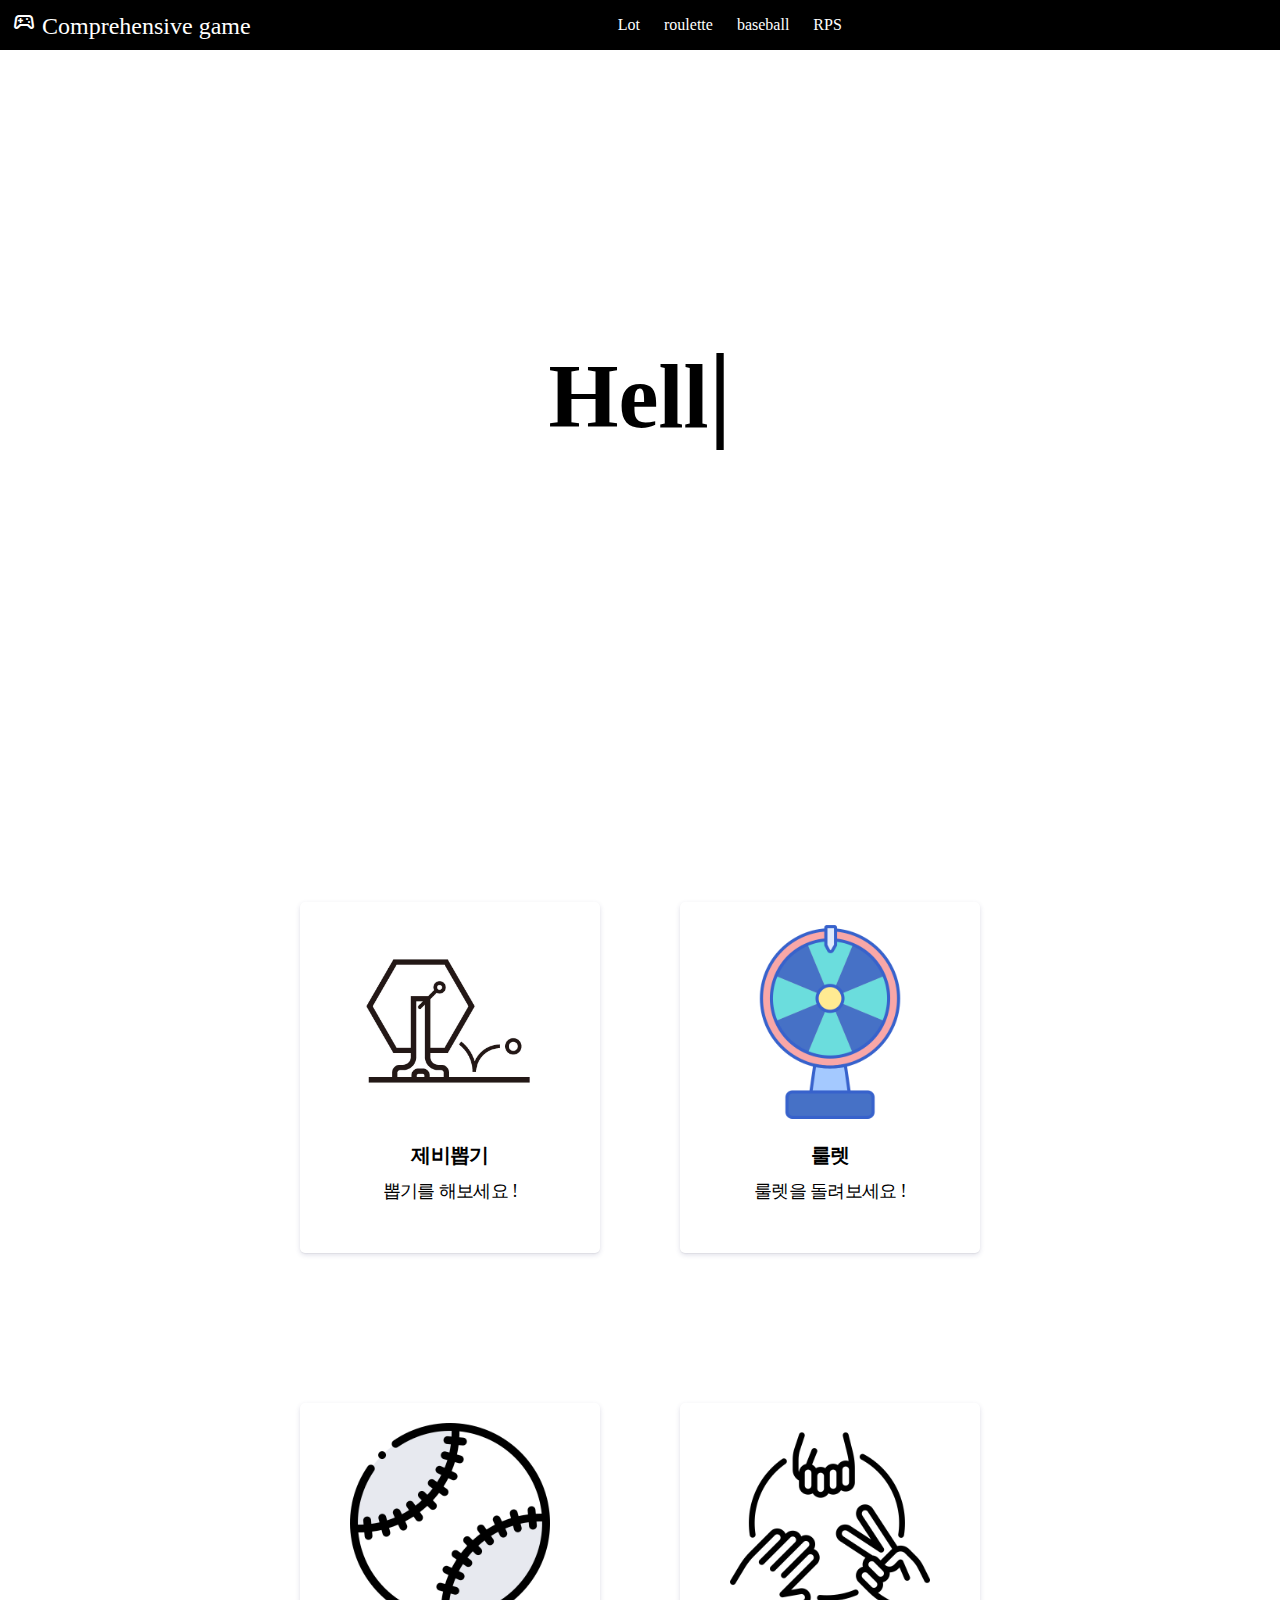
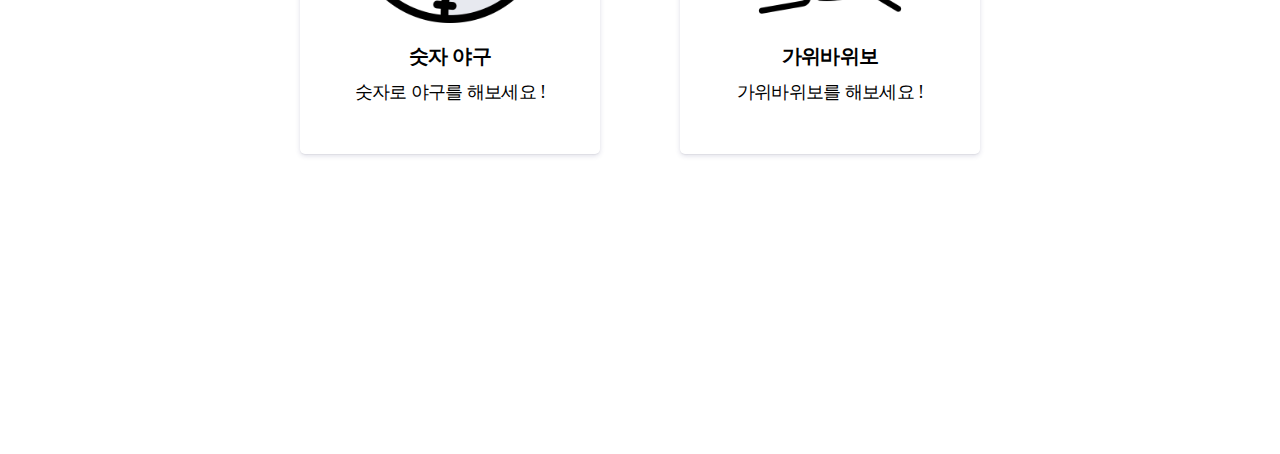
<file: index.html>
<!DOCTYPE html>
<html lang="ko">
<head>
    <meta charset="UTF-8">
    <meta name="viewport" content="width=device-width, initial-scale=1.0">
    <title>Main</title>
    <link rel="stylesheet" href="https://fonts.googleapis.com/css2?family=Material+Symbols+Outlined:opsz,wght,FILL,GRAD@20..48,100..700,0..1,-50..200" />
    <link rel="stylesheet" href="style.css">
    <script src="main.js"  defer></script>
</head>
 <body>
    <nav class="navbar">
        <div class="navbar__logo">
            <span class="material-symbols-outlined">
                sports_esports
                </span>
            <a href="index.html">Comprehensive game</a>
        </div>
        <ul class="navbar__menu">
            <li><a href="lot_button.html">Lot</a></li>
            <li><a href="roulette.html">roulette</a></li>
            <li><a href="baseball.html">baseball</a></li>
            <li><a href="rps.html">RPS</a></li>
        </ul>
        <div class="navbar__icons">
            <span style="color:black">&#8242;</span>
            <span style="color:black">&#8242;</span>
        </div>
        <a href="#" class="navbar__toggleBtn">
              &#9776;
        </a>
    </nav>
<header class="intro">
    <h1 class="intro__title" lang="en" aria-label="게임 월드에 오신 걸 환영합니다."></h1>
    <div class="intro__button" aria-hidden="true"></div>
</header>
<main id="game" aria-label="게임 목록">
    
    <article class="game__wrapper" id="find-different-color" aria-hidden="true">
        <a class="game__overlay" href="lot_button.html"></a>
        <figure class="game__image"></figure>
        <h1 class="game__title" lang="en">
            제비뽑기
        </h1>
        <p class="game__desc" lang="en">
            뽑기를 해보세요 !<br/>
        </p>
    </article>
    <article class="game__wrapper" id="rock-paper-scissors">
        <a class="game__overlay" href="roulette.html" aria-label="가위바위보 게임: 컴퓨터와 가위바위보 대결을 해보세요."></a>
        <figure class="game__image"></figure>
        <h1 class="game__title">
            룰렛
        </h1>
        <p class="game__desc">
            룰렛을 돌려보세요 !<br>
        </p>
    </article>
    <article class="game__wrapper" id="card-matching" aria-hidden="true">
        <a class="game__overlay" href="baseball.html"></a>
        <figure class="game__image"></figure>
        <h1 class="game__title" lang="en">
            숫자 야구
        </h1>
        <p class="game__desc" lang="en">
            숫자로 야구를 해보세요 !<br/>
        </p>
    </article>
    <article class="game__wrapper" id="memory-test" aria-hidden="true">
        <a class="game__overlay" href="rps.html"></a>
        <figure class="game__image"></figure>
        <h1 class="game__title" lang="en">
            가위바위보
        </h1>
        <p class="game__desc" lang="en">
            가위바위보를 해보세요 !
        </p>
    </article>

    <article class="game__wrapper" id="bulls-and-cows" aria-hidden="true" style="display: none;">
        <a class="game__overlay" href="./game-bac.html"></a>
        <figure class="game__image"></figure>
        <h1 class="game__title" lang="en">
        </h1>
        <p class="game__desc" lang="en">
        </p>
    </article>
    
</main>
</body>
</html>
</file>
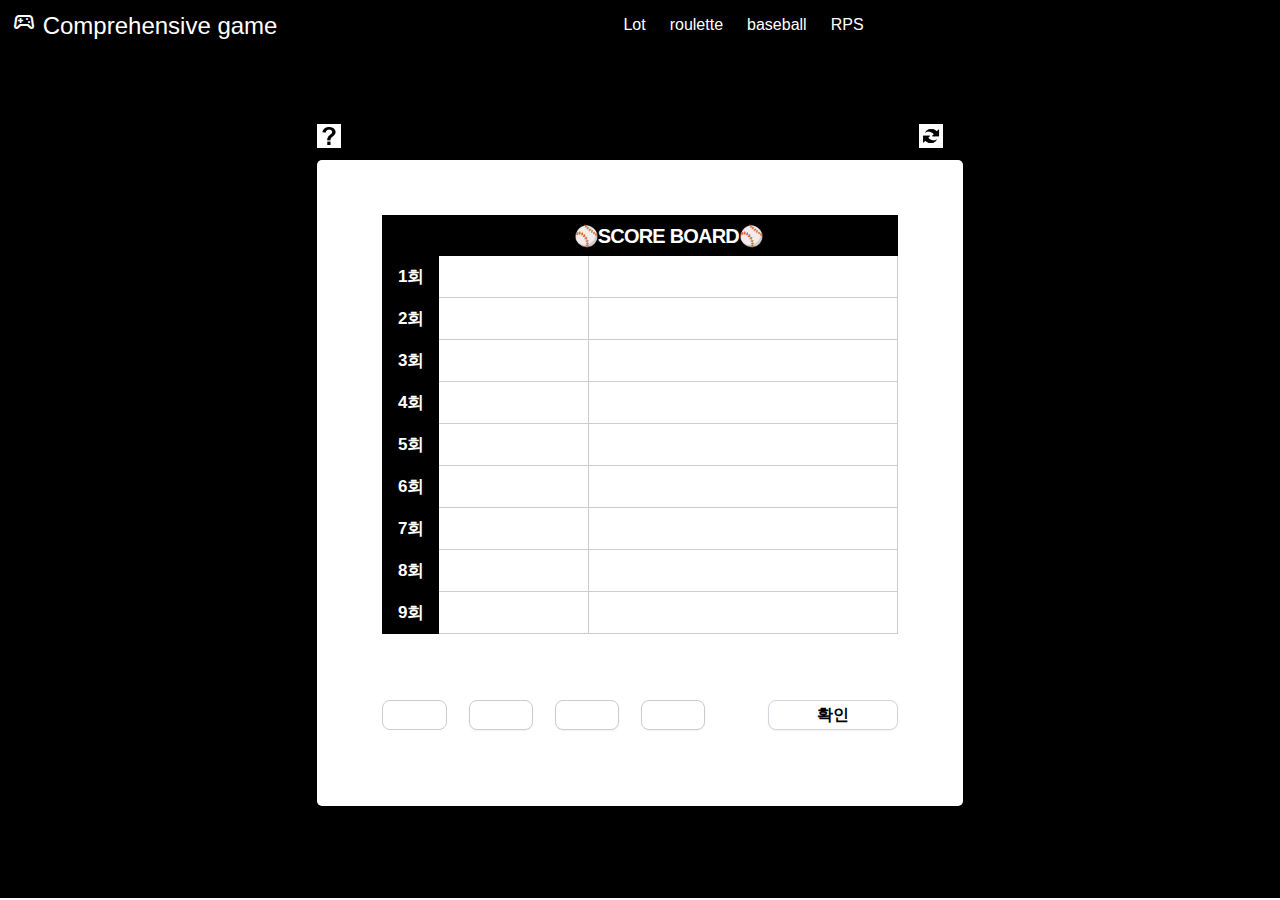
<file: baseball.html>
<!DOCTYPE html>
<html lang="ko">
<head>
    <meta charset="UTF-8">
    <meta name="viewport" content="width=device-width, initial-scale=1.0">
    <title>숫자 야구</title>
    <link rel="stylesheet" href="https://fonts.googleapis.com/css2?family=Material+Symbols+Outlined:opsz,wght,FILL,GRAD@20..48,100..700,0..1,-50..200" />
    <link rel="stylesheet" href="game-bas.css">
    <link rel="stylesheet" href="style.css">
    <script src="main.js" defer></script>
    <script src="game-bac.js" defer></script>
</head>
<body>
    <nav class="navbar">
        <div class="navbar__logo">
            <span class="material-symbols-outlined">
                sports_esports
                </span>
            <a href="index.html">Comprehensive game</a>
        </div>
        <ul class="navbar__menu">
            <li><a href="lot_button.html">Lot</a></li>
            <li><a href="roulette.html">roulette</a></li>
            <li><a href="baseball.html">baseball</a></li>
            <li><a href="rps.html">RPS</a></li>
        </ul>
        <div class="navbar__icons">
            <span style="color:black">&#8242;</span>
            <span style="color:black">&#8242;</span>
        </div>
        <a href="#" class="navbar__toggleBtn">
              &#9776;
        </a>
    </nav>
    <div id="container" class="no-drag">
        <div class="board">
            <header class="menu">
                <nav class="menu__nav">
                    <div class="menu__nav-info">
                        <div class="menu__nav-info--button" id="info-button">
                            <span class="sr-only">게임 규칙</span>
                        </div>
                    </div>
                    
                    <div class="menu__nav-home">
                        <a href="./index.html#bulls-and-cows" class="menu__nav-home--button" id="home-button">
                            <span class="sr-only">메인 페이지로 이동</span>
                        </a>
                    </div>
                    <div class="menu__nav-restart">
                        <div class="menu__nav-restart--button" id="restart-button">
                            <span class="sr-only">게임 재시작</span>
                        </div>
                    </div>
                </nav>
            </header>
            <main class="game">
                <div class="ground">
                    <div class="ground__record">
                        <table class="ground__record--table">
                            <thead>
                                <tr>
                                    <th scope="col">
                                        <span class="sr-only">회차</span>
                                    </th>
                                    <th scope="col" colspan="2">SCORE BOARD</th>
                                </tr>
                            </thead>
                            <tbody id="record-list">
                                <tr>
                                    <th scope="row">1회</th>
                                    <td></td>
                                    <td></td>
                                </tr>
                                <tr>
                                    <th scope="row">2회</th>
                                    <td></td>
                                    <td></td>
                                </tr>
                                <tr>
                                    <th scope="row">3회</th>
                                    <td></td>
                                    <td></td>
                                </tr>
                                <tr>
                                    <th scope="row">4회</th>
                                    <td></td>
                                    <td></td>
                                </tr>
                                <tr>
                                    <th scope="row">5회</th>
                                    <td></td>
                                    <td></td>
                                </tr>
                                <tr>
                                    <th scope="row">6회</th>
                                    <td></td>
                                    <td></td>
                                </tr>
                                <tr>
                                    <th scope="row">7회</th>
                                    <td></td>
                                    <td></td>
                                </tr>
                                <tr>
                                    <th scope="row">8회</th>
                                    <td></td>
                                    <td></td>
                                </tr>
                                <tr>
                                    <th scope="row">9회</th>
                                    <td></td>
                                    <td></td>
                                </tr>
                            </tbody>
                        </table>
                    </div>
                    <div class="ground__bat">
                        <form action="#" method="get" id="bat-form" name="bat-form" class="ground__bat--form" autocomplete="off">
                            <div class="form__input-wrapper">
                                <input type="text" id="num1" name="num1" class="form__input" maxlength="1" inputmode="numeric" autofocus />
                                <input type="text" id="num2" name="num2" class="form__input" maxlength="1" inputmode="numeric" />
                                <input type="text" id="num3" name="num3" class="form__input" maxlength="1" inputmode="numeric" />
                                <input type="text" id="num4" name="num4" class="form__input" maxlength="1" inputmode="numeric" />
                            </div>
                            <button type="button" class="white-button form__button" id="bat-form-button" onclick="checkInput();">
                                확인
                            </button>
                        </form>
                    </div>
                </div>
            </main>
        </div>

        <div class="modal modal-layer info-modal" id="info-modal">
            <div class="modal__content">
                <div class="modal__content-title">
                    <h1 class="color-blue">숫자 야구 규칙</h1>
                </div>

                <div class="modal__content-desc">
                    <h2 class="modal__content-desc--main">감춰진 4자리 숫자를 맞춰보세요!</h2>
                    <ul class="modal__content-desc--list">
                        <li class="test">
                            감춰진 4자리 숫자를 9회 안에 모두 맞춰야 성공!
                        <li>
                            숫자는 0~9까지의 범위로 되어 있으며, 첫 번째 숫자가 0일 수도 있습니다.
                        </li>
                        <li>
                            각 숫자는 한 번씩만 사용할 수 있습니다.
                        </li>
                        <li>
                            숫자와 위치가 맞으면 스트라이크, 숫자만 맞으면 볼
                        </li>
                        <li>
                            숫자가 하나도 맞지 않으면 아웃
                        </li>
                        <li>
                            게임 재시작을 원할 때는 상단 재시작 버튼을 눌러주세요.
                        </li>
                    </ul>
                </div>
        
                <button class="white-button modal__content-close-button" id="info-modal-close-button" type="button">
                    닫기
                </button>
            </div>
        </div>

        <div class="modal modal-layer alert-modal" id="alert-modal">
            <div class="modal__content">
                <div class="modal__content-title" id="alert-modal-title">
                </div>
        
                <button class="white-button modal__content-close-button" id="alert-modal-close-button" type="button">
                    닫기
                </button>
            </div>
        </div>

        <div class="game-result"></div>
    </div>

    
</body>
</html>
</file>
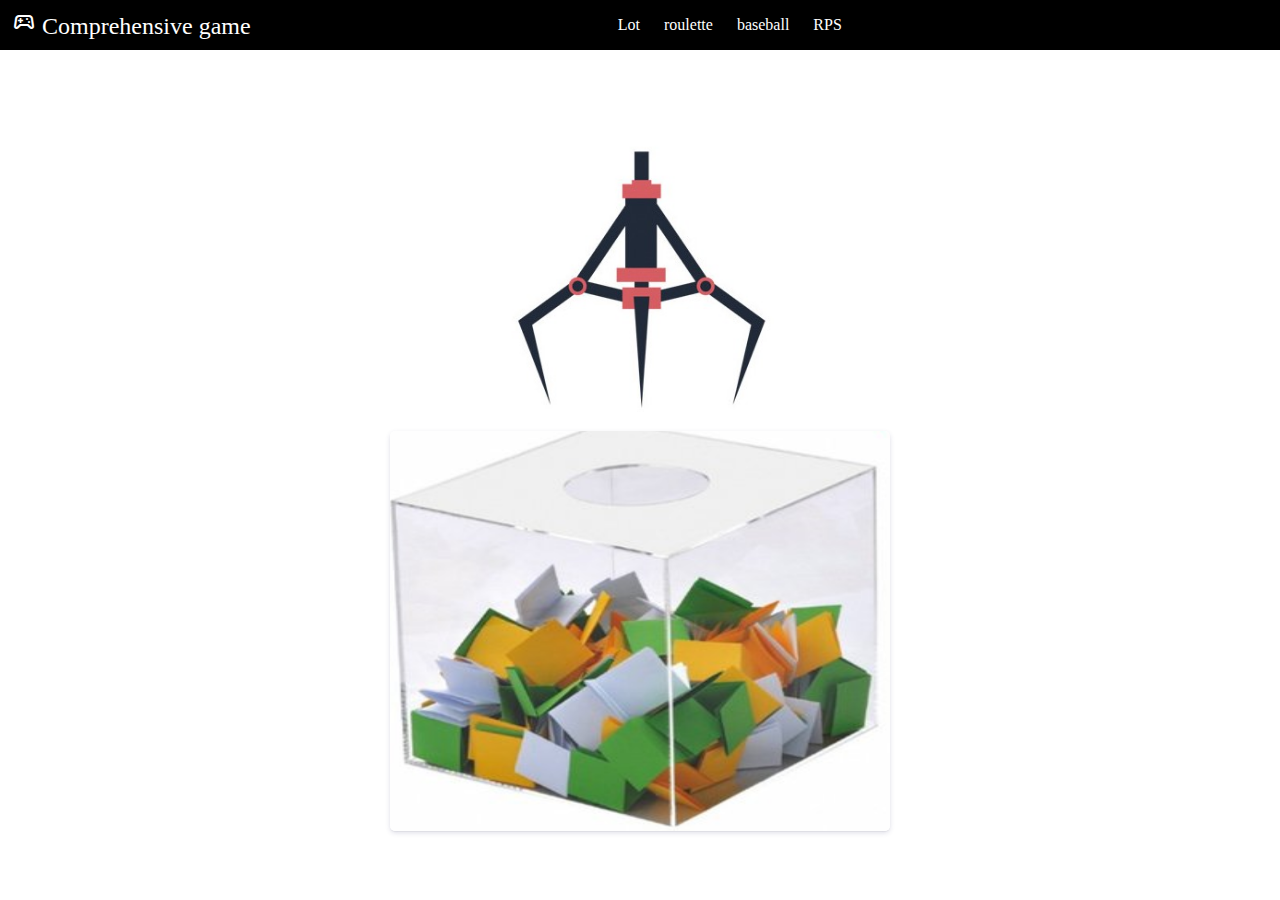
<file: lot.html>
<!DOCTYPE html>
<html lang="ko">
<head>
    <meta charset="UTF-8">
    <meta name="viewport" content="width=device-width, initial-scale=1.0">
    <title>Lot</title>
    <link rel="stylesheet" href="style.css">
    <link rel="stylesheet" href="https://fonts.googleapis.com/css2?family=Material+Symbols+Outlined:opsz,wght,FILL,GRAD@20..48,100..700,0..1,-50..200" />
    <script src="main.js"  defer></script>
  
</head>
<body style="background-color: white; color: black;">

    <nav class="navbar">
        <div class="navbar__logo">
            <span class="material-symbols-outlined">
                sports_esports
                </span>
            <a href="index.html">Comprehensive game</a>
        </div>
        <ul class="navbar__menu">
            <li><a href="lot_button.html">Lot</a></li>
            <li><a href="roulette.html">roulette</a></li>
            <li><a href="baseball.html">baseball</a></li>
            <li><a href="rps.html">RPS</a></li>
        </ul>
        <div class="navbar__icons">
            <span style="color:black">&#8242;</span>
            <span style="color:black">&#8242;</span>
        </div>
        <a href="#" class="navbar__toggleBtn">
              &#9776;
        </a>
    </nav>
<div class="lot">
    <div>
         <div>
        <img class="icon" src="hand.jpg"/>
    </div>  
        <p id="list"></p> 
        <button id = "btn" class="box_btn game__wrapper" style="max-width: 500px;">
        </button>
    </div>
    <p id= "para"></p>
</div>
<script>
       var oo = prompt("인원선택(최대 5명)")
       const names = [];

       
       if(oo == "2"){
       var one = prompt("첫 번째 후보의 이름을 입력해주세요");
       var two = prompt("두 번째 후보의 이름을 입력해주세요");
       names.push(one);
       names.push(two);
       }
       
       
       else if(oo == "3"){
       var one = prompt("첫 번째 후보의 이름을 입력해주세요");
       var two = prompt("두 번째 후보의 이름을 입력해주세요");
       var three = prompt("세 번째 후보의 이름을 입력해주세요");
       names.push(one);
       names.push(two);
       names.push(three);
       }

       else if(oo == "4"){
       var one = prompt("첫 번째 후보의 이름을 입력해주세요");
       var two = prompt("두 번째 후보의 이름을 입력해주세요");
       var three = prompt("세 번째 후보의 이름을 입력해주세요");
       var four = prompt("네 번째 후보의 이름을 입력해주세요");
       names.push(one);
       names.push(two);
       names.push(three);
       names.push(four);
       }

       else if(oo == "5"){
       var one = prompt("첫 번째 후보의 이름을 입력해주세요");
       var two = prompt("두 번째 후보의 이름을 입력해주세요");
       var three = prompt("세 번째 후보의 이름을 입력해주세요");
       var four = prompt("네 번째 후보의 이름을 입력해주세요");
       var five = prompt("다섯 번째 후보의 이름을 입력해주세요");
       names.push(one);
       names.push(two);
       names.push(three);
       names.push(four);
       names.push(five);
       }

       else{
           alert("1~5명까지 입력해주세요")
       }

   const para = document.getElementById('para');
   const list = document.querySelector("#list");
  
  //랜덤 숫자 출력 함수
   function random(min,max){
       const num = Math.floor(Math.random()*(max - min))+min;
       return num;
   }
   
   //names list에서 랜덤으로 이름 선택하는 함수
   function chooseName(array){
       const choice = array[random(0,array.length)];
       return choice;
   }
  
   // 버튼 클릭시 결과 출력
   const btn = document.querySelector("#btn");
   btn.addEventListener('click',resultChoice); 
   function resultChoice(){         
       para.textContent = '당첨자는 ' + chooseName(names) + '입니다.';
   }
</script>
</body>
</html>
</file>
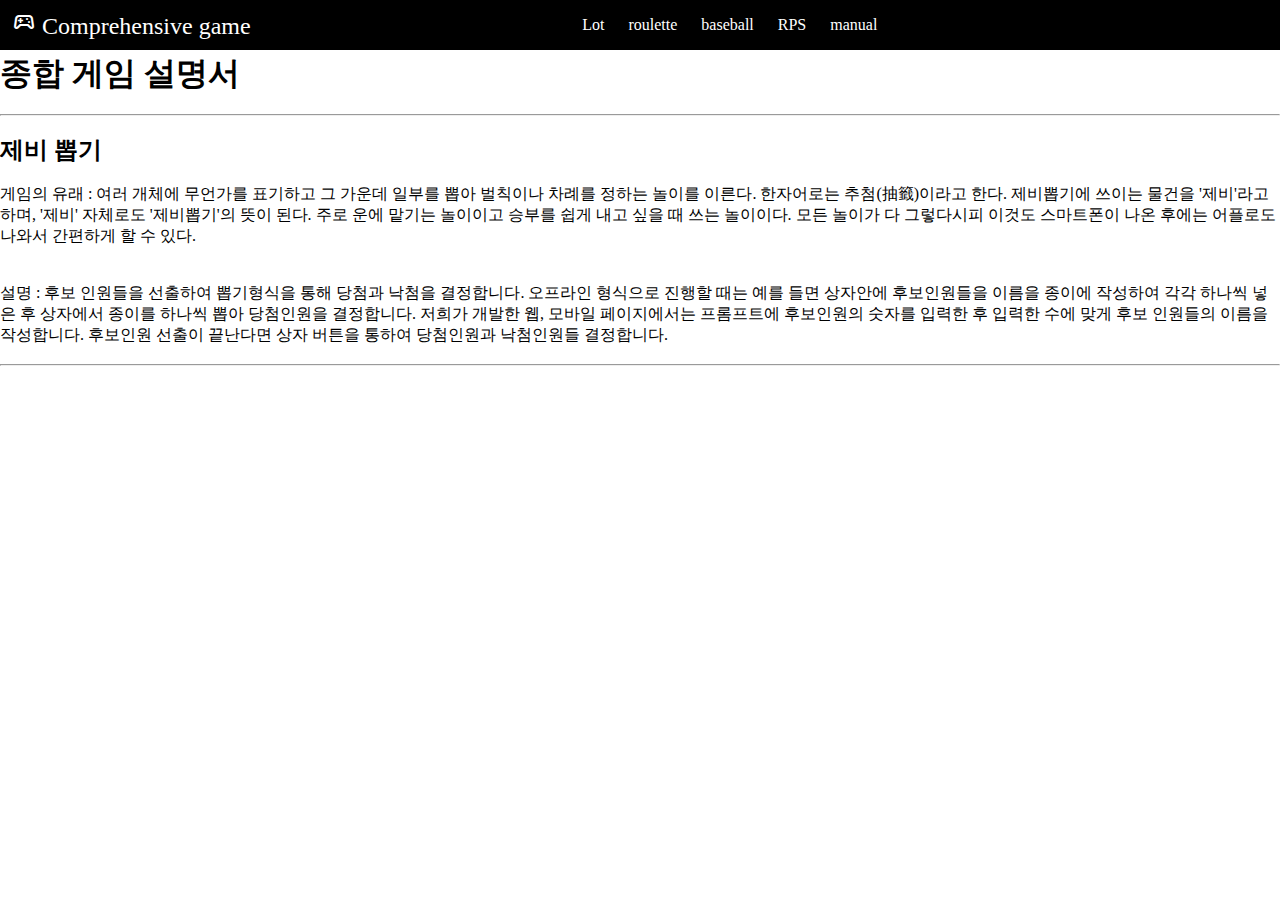
<file: manual.html>
<!DOCTYPE html>
<html lang="ko">
<head>
    <meta charset="UTF-8">
    <meta name="viewport" content="width=device-width, initial-scale=1.0">
    <title>Main</title>
    <link rel="stylesheet" href="https://fonts.googleapis.com/css2?family=Material+Symbols+Outlined:opsz,wght,FILL,GRAD@20..48,100..700,0..1,-50..200" />
    <link rel="stylesheet" href="style.css">
    <script src="main.js"  defer></script>
</head>
 <body style="margin-top: 20px;">
    <nav class="navbar">
        <div class="navbar__logo">
            <span class="material-symbols-outlined">
                sports_esports
                </span>
            <a href="index.html">Comprehensive game</a>
        </div>
        <ul class="navbar__menu">
            <li><a href="lot_button.html">Lot</a></li>
            <li><a href="roulette.html">roulette</a></li>
            <li><a href="baseball.html">baseball</a></li>
            <li><a href="rps.html">RPS</a></li>
            <li><a href="manual.html">manual</a></li>
        </ul>
        <div class="navbar__icons">
            <span style="color:black">&#8242;</span>
            <span style="color:black">&#8242;</span>
        </div>
        <a href="#" class="navbar__toggleBtn">
              &#9776;
        </a>
    </nav>

    <h1>종합 게임 설명서</h1> 
    <br><hr><br>
<p><h2>제비 뽑기</h2><br></p>

<p>게임의 유래 : 여러 개체에 무언가를 표기하고 그 가운데 일부를 뽑아 벌칙이나 차례를 정하는 놀이를 이른다. 한자어로는 추첨(抽籤)이라고 한다. 제비뽑기에 쓰이는 물건을 '제비'라고 하며, '제비' 자체로도 '제비뽑기'의 뜻이 된다. 주로 운에 맡기는 놀이이고 승부를 쉽게 내고 싶을 때 쓰는 놀이이다. 모든 놀이가 다 그렇다시피 이것도 스마트폰이 나온 후에는 어플로도 나와서 간편하게 할 수 있다.</p><br><br>

<p>설명 : 후보 인원들을 선출하여 뽑기형식을 통해 당첨과 낙첨을 결정합니다. 오프라인 형식으로 진행할 때는 예를 들면 상자안에 후보인원들을 이름을 종이에 작성하여 각각 하나씩 넣은 후 상자에서 종이를 하나씩 뽑아 당첨인원을 결정합니다. 저희가 개발한 웹, 모바일 페이지에서는 프롬프트에 후보인원의 숫자를 입력한 후 입력한 수에 맞게 후보 인원들의 이름을 작성합니다. 후보인원 선출이 끝난다면 상자 버튼을 통하여 당첨인원과 낙첨인원들 결정합니다. </p><br><hr>
</body>
</html>
</file>
<file: style.css>
html,
body {
  margin: auto;
  box-sizing: border-box;
  padding-top: 1rem;
}

#home {
  width: 80%;
  margin: 0 auto;
}
#home > img {
  width: 100%;
}

.navbar {
  display: flex;
  justify-content: space-between;
  align-items: center;
  background-color:black;
  padding: 8px 12px;
  position: fixed;
  top: 0;
  left: 0;
  right: 0;
  z-index: 10000;
}
a {
  text-decoration: none;
  color: white;
}

.navbar__logo {
  font-size: 24px;
  color: white;
}
.navbar__logo > span {
  color: white
}
.navbar__menu {
  display: flex;
  list-style: none;
  padding-left: 0px;
}
.navbar__menu li {
  padding: 8px 12px;
}
.navbar__menu li:hover {
  background-color: #d49466;
  border-radius: 7px;
}
.navbar__icons span {
  padding: 8px 12px;
  color: white;
}
.navbar__toggleBtn {
  position: absolute;
  right: 32px;
  font-size: 24px;
  color: #d49466;
  display: none;
}
.white-button {
  background-color: #FFFFFF;
  border: 1px solid rgb(209,213,219);
  border-radius: .5rem;
  box-sizing: border-box;
  font-size: 16px;
  font-weight: 600;
  line-height: 1.25rem;
  text-align: center;
  text-decoration: none #D1D5DB solid;
  text-decoration-thickness: auto;
  box-shadow: 0 1px 2px 0 rgba(0, 0, 0, 0.05);
  cursor: pointer;
  user-select: none;
  -webkit-user-select: none;
  touch-action: manipulation;
}

.white-button:hover {
  background-color: rgb(249,250,251);
}

.white-button:focus {
  outline: 2px solid transparent;
  outline-offset: 2px;
}

.white-button:focus-visible {
  box-shadow: none;
}

.sr-only {
  position: absolute;
  z-index: -100;
  width: 1px; /* width나 height 중에 하나라도 0으로 주면 display: none 처럼 스크린 리더가 읽어주지 않아서 1px로 설정 */
  height: 1px;
  overflow: hidden; /* 1x1을 벗어난 영역 자르기 */
  opacity: 0; /* 투명도를 0으로 */
}

.no-drag {
  -ms-user-select: none;
  -moz-user-select: -moz-none;
  -webkit-user-select: none;
  -khtml-user-select: none;
  user-select:none;
}

.color-red {
  color: #F38181;
}

.color-blue {
  color: #47B5FF;
}

.color-green {
  color: #76BA99;
}

.bgChange {
  animation: bgChangeEffect 400ms 2 alternate;
}

.blink {
  animation: blinkingEffect 200ms 5 alternate;
}

.vibration {
  animation: vibrationEffect 100ms infinite;
}

.zoom {
  animation: zoomEffect 500ms 2 alternate;
}

@keyframes zoomEffect {
  to {
      font-size: 18px;
      font-weight: 700;
  }
}

@keyframes bgChangeEffect {
  from {
      background-color: #FFF;
  }

  to {
      background-color: #DEA5A4;
  }
}

@keyframes blinkingEffect {
  from {
      opacity: 0;
  }

  to {
      opacity: 1;
  }
}

@keyframes movingEffect {
  from {
      top: 50%;
  }

  to {
      top: 45%;
  }
}

@keyframes vibrationEffect {
  from {
      left: 0;
  }
  
  to {
      left: 2px;
  }
}


@media (max-width: 768px) {

  .icon{
    height: 90px;
    animation: motion 1s /* 속도 */
               linear 0s   /* 처음부터 끝까지 일정 속도로 진행 */
               infinite alternate; /* 무한 반복 */
  }
  @keyframes motion {
    from{
      transform: translatey(0px);
    }
    to{
      transform: translatey(-100px);
    }
  }

  .game__wrapper {
    position: relative;
    bottom: 0;
    margin-bottom: 100px;
    padding: 20px;
    width: 100%;
    max-width: 500px;
    height: 100%;
    min-height: 100px;
    text-align: center;
    border-radius: 5px;
    background-color: #ffff;
    box-shadow: rgba(50, 50, 105, 0.15) 0px 2px 5px 0px, rgba(0, 0, 0, 0.05) 0px 1px 1px 0px;
    transition: bottom 250ms ease-in,
                box-shadow 250ms ease-in;
  }

  .box_btn{
    background-size: 200px 150px;
    z-index: 2;
    background-image: url(box.PNG); /* 16px x 16px */
    background-color: transparent; /* make the button transparent */
    background-repeat: no-repeat;  /* make the background image appear only once */
    background-position: center center;  /* equivalent to 'top left' */
    border: none;           /* assuming we don't want any borders */
    cursor: pointer;        /* make the cursor like hovering over an <a> element */
  
    width: 200px;
    height: 150px;           /* make this the size of your image */
    padding-left: 16px;     /* make text start to the right of the image */
    vertical-align: middle; /* align the text vertically centered */
  }

  .lot{
    margin-top: 20px; 
    text-align: center;
     font-size: 10px;
  }
  .lot_button{
    margin-top: 20px; 
    text-align: left;
     font-size: 10px;
     width: 100%;
  }
 *{
  margin: 0;
  font-size: 20px;
 }
 
  .navbar {
    flex-direction: column;
    align-items: flex-start;
    padding: 8px 24px;
  }
  .navbar__menu {
    flex-direction: column;
    align-items: center;
    width: 100%;
    display: none;
  }
  .navbar__menu li {
    width: 100%;
    text-align: center;
  }
  .navbar__icons {
    justify-content: center;
    width: 100%;
    text-align: center;
    display: none;
  }
  .navbar__toggleBtn {
    display: block;
  }
  .navbar__menu.active,
  .navbar__icons.active {
    display: block;
  }
  .container {
    width: 100vw;
    margin: 0;
  }
}

.intro {
  position: relative;
  display: flex;
  flex-flow: column;
  justify-content: center;
  align-items: center;
  width: 100;
  height: 80vh;
  background-color: white;
}

.intro__title {
  font-size: 60px;
  line-height: 1.166666666666667;
  color: black;
  text-align: center;
}

.intro__title:after {
  content: '|';
  display: inline-block;
  font-size: 70px;
  animation: moveCursor 500ms infinite;
}

@keyframes moveCursor {
  from {
      opacity: 1;
  }
  
  to {
      opacity: 0;
  }
}


.intro__button {
  position: absolute;
  left: 50%;
  bottom: 8%;
  transform: translate(-50%, 8%);
  width: 37px;
  height: 37px;
  opacity: 0;
  background-image: url('a.jpg');
  background-repeat: no-repeat;
  background-position: center center;
  background-size: contain;
  transition: opacity 500ms ease-in;
}

.intro__button:hover {
  cursor: pointer;
}

#game {
  display: flex;
  flex-direction: column;
  justify-content: center;
  align-items: center;
  padding: 100px 20px;
  width: 100%;
  height: auto;
  letter-spacing: -0.04em;
  background-color: #ffff;
}


.game__wrapper:hover {
  bottom: 5px;
  box-shadow: rgba(0, 0, 0, 0.15) 0px 5px 15px 0px;
}

.game__wrapper:last-child {
  margin-bottom: 0;
}

.game__overlay {
  position: absolute;
  width: 100%;
  height: 100%;
  top: 0;
  left: 0;
  z-index: 2;
}

.game__image {
    width: 100%;
    height: auto;
    margin-bottom: 20px;
    border-radius: 3px;
}

.game__image:after {
    display: block;
    content: '';
    margin: 0 auto;
    width: 200px;
    height: 200px;
    border-radius: 5px;
    background-repeat: no-repeat;
    background-position: center center;
    background-size: cover;
    transition: background-image 250ms ease-in;
}


#rock-paper-scissors .game__image:after {
  background-image: url('roulette.png');
}

#find-different-color .game__image:after {
  background-image: url('lot.jpg');
}

#card-matching .game__image:after {
  background-image: url('ball.png');
}

#memory-test .game__image:after {
  background-image: url('rps.png');
}

#bulls-and-cows .game__image:after {
  background-image: url('./../img/index/bulls-and-cows.png');
}


.game__title {
  font-size: 19px;
  margin: 10px;
}
div {
    display: block;
}
.game__desc {
  font-size: 17px;
}

.show {
  visibility: visible;
  opacity: 1;
}


/* Desktop */
@media screen and (min-width: 1024px) {

  .icon{
    height: 200px;
    font-size: 5em;
    animation: motion 1s /* 속도 */
               linear 0s   /* 처음부터 끝까지 일정 속도로 진행 */
               infinite alternate; /* 무한 반복 */
  }
  @keyframes motion {
    from{
      transform: translatey(0px);
    }
    to{
      transform: translatey(-100px);
    }
  }

  .game__wrapper {
    position: relative;
    bottom: 0;
    margin-bottom: 100px;
    padding: 20px;
    width: 90%;
    max-width: 500px;
    height: 100%;
    min-height: 320px;
    text-align: center;
    border-radius: 5px;
    background-color: #ffff;
    box-shadow: rgba(50, 50, 105, 0.15) 0px 2px 5px 0px, rgba(0, 0, 0, 0.05) 0px 1px 1px 0px;
    transition: bottom 250ms ease-in,
                box-shadow 250ms ease-in;
  }

.icon{
  height: 280px;
  font-size: 5em;
  animation: motion 1s /* 속도 */
             linear 0s   /* 처음부터 끝까지 일정 속도로 진행 */
             infinite alternate; /* 무한 반복 */
}
@keyframes motion {
  from{
    transform: translatey(0px);
  }
  to{
    transform: translatey(-100px);
  }
}


  .box_btn{
    background-size: 500px 400px;
    z-index: 2;
    background-image: url(box.PNG); /* 16px x 16px */
    background-color: transparent; /* make the button transparent */
    background-repeat: no-repeat;  /* make the background image appear only once */
    background-position: center center;  /* equivalent to 'top left' */
    border: none;           /* assuming we don't want any borders */
    cursor: pointer;        /* make the cursor like hovering over an <a> element */
  
    width: 500px;
    height: 400px;           /* make this the size of your image */
    padding-left: 16px;     /* make text start to the right of the image */
    vertical-align: middle; /* align the text vertically centered */
  }

  .intro__title {
    font-size: 90px;
    line-height: 1.111;
}

.intro__title:after {
    font-size: 105px;
}

.intro__button {
    width: 47px;
    height: 47px;
}

#game {
    flex-wrap: wrap;
    flex-direction: row;
    justify-content: space-between;
    margin: 0 auto;
    padding: 150px 50px;
    max-width: 780px;
}

.game__wrapper {
    max-width: 300px;
    min-height: 351px;
    margin-bottom: 150px;
}

.game__title {
    font-size: 20px;
}

.game__desc {
    font-size: 18px;
}
  
  
  
  
  
  * {
    box-sizing: border-box;
    margin: 0;
  }
  
}

.lot{
  margin-top: 100px; 
  text-align: center;
   font-size: 80px;
}
.lot_button{
  margin-top: 200px; 
  text-align: center;
   font-size: 80px;
}
  
.myButton {
  background-color:white;
  border-radius:28px;
  border:1px solid #2b2d2b;
  display:inline-block;
  cursor:pointer;
  color: black;;
  font-family:Arial;
  font-size:30px;
  padding:16px 31px;
  text-decoration:none;
  text-shadow:0px 1px 0px #393b38;
  width: 30%;
}
.myButton:hover {
  background-color:rgba(245, 245, 245, 0.105);
}
.myButton:active {
  position:relative;
  top:1px;
}
</file>
<file: game-bas.css>
#container {
    position: relative;
    display: flex;
    flex-direction: column;
    align-items: center;
    width: 100%;
    height: 96.2vh;
    background-color: #000;
}

.board {
    display: flex;
    flex-direction: column;
    justify-content: center;
    align-items: center;
    width: 90%;
    max-width: 646px;
    height: 100%;
}

.menu {
    width: 100%;
    height: auto;
}

.menu__nav {
    display: flex;
    justify-content: space-between;
    height: 100%;
    padding-bottom: 10px;
    font-size: 17px;
    color: #FFF;
}

.menu__nav > * {
    display: flex;
    align-items: flex-end;
}

.menu__nav-info {
    flex-grow: 1;
}

.menu__nav-restart {
    margin-right: 10px;
}

.menu__nav-home {
    justify-content: flex-end;
}

.menu__nav-info--button,
.menu__nav-restart--button,
.menu__nav-home--button {
    content: '';
    display: block;
    width: 20px;
    height: 20px;
    margin-bottom: 2px;
    background-position: center center;
    background-repeat: no-repeat;
    background-size: contain;
    cursor: pointer;
}

.menu__nav-info--button {
    background-image: url('why.jpg');
}

.menu__nav-restart--button {
    background-image: url('reset.jpg');
}

.menu__nav-home--button {
    background-image: url('#.png');
}

.game {
    display: flex;
    justify-content: center;
    align-items: center;
    width: 100%;
    max-height: 646px;
    border-radius: 5px;
    background-color: #fff;
    box-shadow: rgba(0, 0, 0, 0.09) 0px 3px 12px;
}

.game::after {
    content: '';
    display: block;
    padding-bottom: 100%;
}

.ground {
    position: relative;
    display: flex;
    flex-wrap: wrap;
    left: 0;
    width: 100%;
    height: 90%;
}

.ground__record {
    display: flex;
    justify-content: center;
    align-items: center;
    width: 100%;
    height: 85%;
    overflow: hidden;
}

.ground__record--table {
    width: 80%;
    height: 90%;
    font-size: 13px;
    letter-spacing: -0.8px;
    text-align: center;
    border-collapse: collapse;
}

.ground__record--table th {
    color: #FFF;
    border: 1px solid #000;
    background-color: #000;
}

.ground__record--table thead th:last-child::before,
.ground__record--table thead th:last-child::after {
    content: '⚾';
}

.ground__record--table tbody th {
    width: 11%;
}

.ground__record--table tbody td {
    border: 1px solid #CCC;
}

.ground__record--table tbody td:last-child {
    width: 60%;
}

.ground__bat {
    width: 100%;
    height: 15%;
}

.ground__bat--form {
    display: flex;
    justify-content: center;
    align-items: center;
    width: 100%;
    height: 100%;
}

.form__input-wrapper {
    width: 50%;
    height: 100%;
    display: flex;
    justify-content: space-between;
    align-items: center;
    margin-right: 33px;
    font-size: 13px;
}

.form__input {
    width: 20%;
    height: 60%;
    max-height: 30px;
    text-align: center;
    border: 1px solid #CCC;
    border-radius: .5rem;
    box-shadow: 0 1px 2px 0 rgb(0 0 0 / 5%);
}

.form__button {
    display: flex;
    justify-content: center;
    align-items: center;
    font-size: 13px;
}

.white-button {
    width: 20%;
    height: 60%;
    max-height: 30px;
    padding: 5px;
}

.modal {
    display: none;
    letter-spacing: -0.04em;
}

.modal-layer {
    position: fixed;
    top: 0;
    left: 0;
    width: 100%;
    height: 100%;
    z-index: 10;
    background: rgba(0, 0, 0, 0.5);
}

.modal__content {
    position: fixed;
    top: 50%;
    left: 50%;
    transform: translate(-50%, -50%);
    display: flex;
    flex-flow: column;
    justify-content: center;
    align-items: center;
    width: 70%;
    max-width: 300px;
    height: auto;
    padding: 20px;
    z-index: 9999;
    text-align: center;
    border-radius: 5px;
    background-color: #FFF;
    box-shadow: rgba(0, 0, 0, 0.09) 0px 3px 12px;
}

.info-modal .modal__content {
    width: 90%;
    max-width: 450px;
    padding: 10px;
    word-break: keep-all;
}

.info-modal h1 {
    font-size: 18px;
    margin-bottom: 15px;
}

.info-modal .modal__content-desc {
    font-size: 14px;
    margin-bottom: 20px;
}

.info-modal .modal__content-desc--main {
    display: block;
    margin-bottom: 15px;
    font-size: 16px;
    font-weight: 700;
}

.info-modal .modal__content-desc--list {
    padding-left: 20px;
    text-align: left;
}

.info-modal .modal__content-desc--list li {
    margin-bottom: 10px;
    text-indent: -20px;
}

.info-modal .modal__content-desc--list li:last-child {
    margin-bottom: 0;
}

.info-modal .modal__content-desc--list li::before {
    content: '';
}

.modal__content-title--alert {
    display: inline-block;
    margin-bottom: 20px;
    font-size: 15px;
    font-weight: 700;
}

.modal__content-close-button {
    width: 100%;
    padding: 3px;
    font-size: 14px;
}

.game-result {
    position: fixed;
    top: 50%;
    left: 50%;
    transform: translate(-50%, -50%);
    display: none;
    width: 230px;
    height: 230px;
    background-size: 100% auto;
    background-repeat: no-repeat;
    background-position: center center;
    animation: movingEffect 130ms 10 alternate;
}

.show {
    display: block;
    opacity: 1;
}

/* Tablet */
@media screen and (min-width: 768px) {
    .menu__nav {
        font-size: 21px;
    }

    .menu__nav-info--button,
    .menu__nav-restart--button,
    .menu__nav-home--button {
        width: 24px;
        height: 24px;
    }

    .menu__nav-restart {
        margin-right: 20px;
    }

    .ground__record {
        height: 80%;
    }

    .ground__record--table {
        font-size: 17px;
    }

    .ground__record--table th{
        height: 40px;
    }

    .ground__record--table thead th {
        font-size: 20px;
    }

    .form__input-wrapper {
        margin-right: 63px;
    }

    .form__input {
        width: 20%;
        height: 40%;
        font-size: 17px;
    }
    
    .form__button {
        display: flex;
        justify-content: center;
        align-items: center;
        font-size: 17px;
    }

    .alert-modal .modal__content {
        padding: 30px 20px;
        width: 30%;
    }

    .info-modal .modal__content {
        width: 50%;
    }

    .info-modal h1 {
        font-size: 22px;
        margin-bottom: 20px;
    }

    .info-modal .modal__content {
        padding: 30px;
    }
    
    .info-modal .modal__content-desc {
        font-size: 16px;
        margin-bottom: 25px;
    }
    
    .info-modal .modal__content-desc--main {
        margin-bottom: 20px;
        font-size: 19px;
    }
    
    .info-modal .modal__content-desc--list li {
        text-indent: -25px;
    }

    .info-modal .modal__content-close-button {
        width: 40%;
    }
    
    .modal__content-title--alert {
        font-size: 18px;
    }
    
    .modal__content-close-button {
        width: 150px;
        font-size: 15px;
    }

    .game-result {
        width: 330px;
        height: 330px;
    }
}

/* Desktop */
@media screen and (min-width: 1024px) {
    .info-modal .modal__content {
        width: 35%;
    }

    .modal__content {
        width: 20%;
    }
}

* {
    box-sizing: border-box;
    margin: 0;
  }
  
  html {
    overflow-x: hidden;
  }
  
  body {
    overflow-x: hidden;
    font-family: 'Noto Sans KR', sans-serif;
    color: #000;
  }
  
  a,
  button,
  textarea,
  input {
    font-family: 'Noto Sans KR', sans-serif;
    color: #000;
  }
  
  a {
    text-decoration: none;
  }
  
  button {
    border: none;
    padding: 0;
    background-color: transparent;
  }
  
  button:focus,
  button:active,
  input:focus,
  input:active,
  textarea:focus,
  textarea:active {
    outline: none;
    box-shadow: none;
  }
  
  button:hover {
    cursor: pointer;
  }
  
  ul,
  ol {
    padding-left: 0;
    list-style: none;
  }
  
  img {
    display: block;
  }
  
  .white-button {
    background-color: #FFFFFF;
    border: 1px solid rgb(209,213,219);
    border-radius: .5rem;
    box-sizing: border-box;
    font-size: 16px;
    font-weight: 600;
    line-height: 1.25rem;
    text-align: center;
    text-decoration: none #D1D5DB solid;
    text-decoration-thickness: auto;
    box-shadow: 0 1px 2px 0 rgba(0, 0, 0, 0.05);
    cursor: pointer;
    user-select: none;
    -webkit-user-select: none;
    touch-action: manipulation;
  }
  
  .white-button:hover {
    background-color: rgb(249,250,251);
  }
  
  .white-button:focus {
    outline: 2px solid transparent;
    outline-offset: 2px;
  }
  
  .white-button:focus-visible {
    box-shadow: none;
  }
  
  .sr-only {
    position: absolute;
    z-index: -100;
    width: 1px; /* width나 height 중에 하나라도 0으로 주면 display: none 처럼 스크린 리더가 읽어주지 않아서 1px로 설정 */
    height: 1px;
    overflow: hidden; /* 1x1을 벗어난 영역 자르기 */
    opacity: 0; /* 투명도를 0으로 */
  }
  
  .no-drag {
    -ms-user-select: none;
    -moz-user-select: -moz-none;
    -webkit-user-select: none;
    -khtml-user-select: none;
    user-select:none;
  }
  
  .color-red {
    color: #F38181;
  }
  
  .color-blue {
    color: #47B5FF;
  }
  
  .color-green {
    color: #76BA99;
  }
  
  .bgChange {
    animation: bgChangeEffect 400ms 2 alternate;
  }
  
  .blink {
    animation: blinkingEffect 200ms 5 alternate;
  }
  
  .vibration {
    animation: vibrationEffect 100ms infinite;
  }
  
  .zoom {
    animation: zoomEffect 500ms 2 alternate;
  }
  
  @keyframes zoomEffect {
    to {
        font-size: 18px;
        font-weight: 700;
    }
  }
  
  @keyframes bgChangeEffect {
    from {
        background-color: #FFF;
    }
  
    to {
        background-color: #DEA5A4;
    }
  }
  
  @keyframes blinkingEffect {
    from {
        opacity: 0;
    }
  
    to {
        opacity: 1;
    }
  }
  
  @keyframes movingEffect {
    from {
        top: 50%;
    }
  
    to {
        top: 45%;
    }
  }
  
  @keyframes vibrationEffect {
    from {
        left: 0;
    }
    
    to {
        left: 2px;
    }
  }
  
  /* Tablet */
  @media screen and (min-width: 768px) {
    @keyframes zoomEffect {
        to {
            font-size: 22px;
        }
    }
  }
  
  /* Desktop */
  @media screen and (min-width: 1024px) {
  }
</file>
